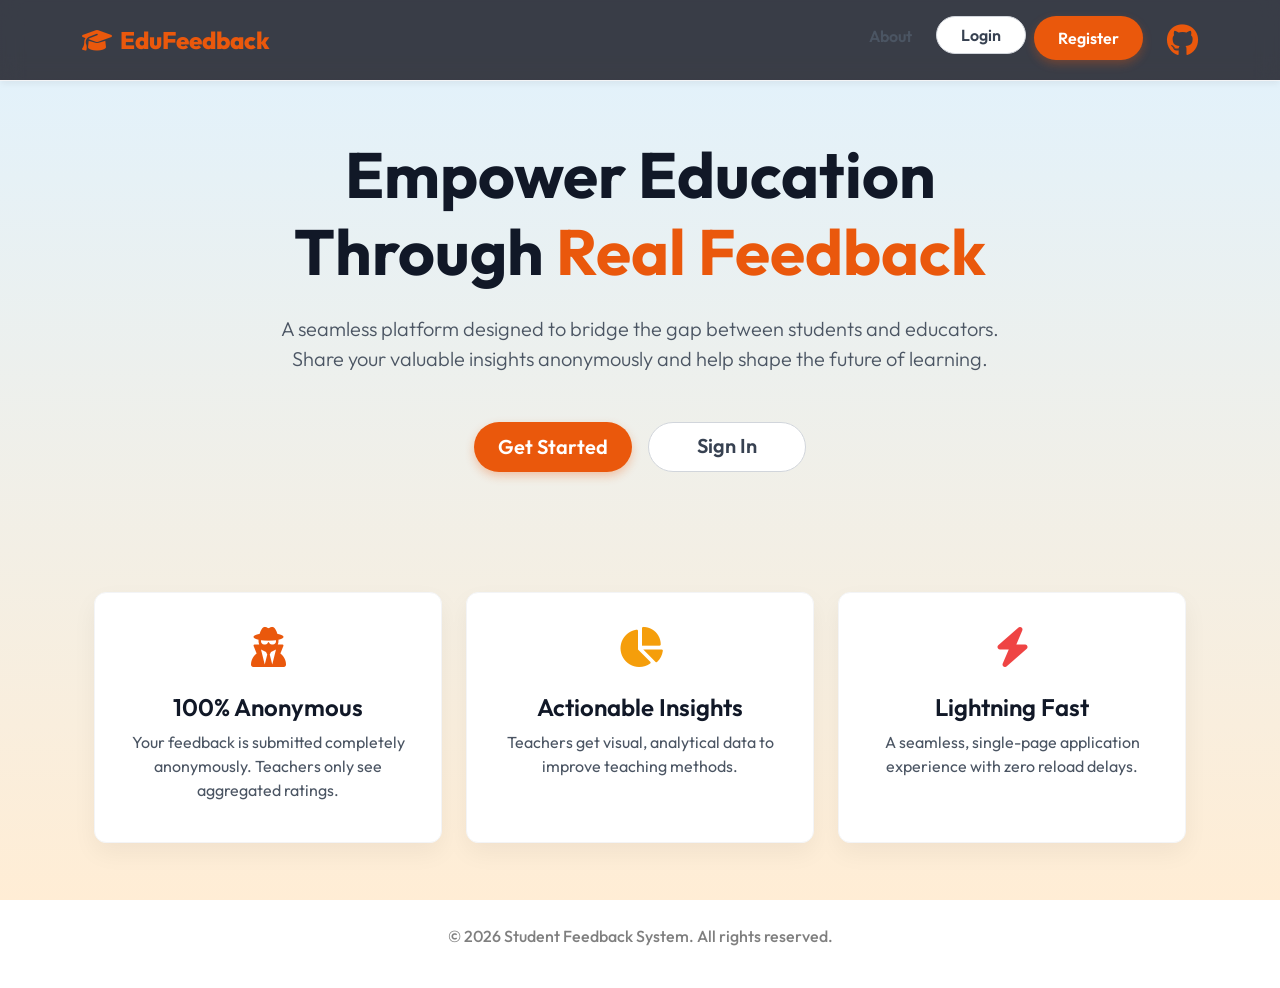
<file: index.html>
<!DOCTYPE html>
<html lang="en">
<head>
    <meta charset="UTF-8">
    <meta name="viewport" content="width=device-width, initial-scale=1.0">
    <title>Student Feedback System</title>
    <!-- Bootstrap 5 CSS -->
    <link href="https://cdn.jsdelivr.net/npm/bootstrap@5.3.0/dist/css/bootstrap.min.css" rel="stylesheet">
    <!-- Font Awesome -->
    <link rel="stylesheet" href="https://cdnjs.cloudflare.com/ajax/libs/font-awesome/6.4.0/css/all.min.css">
    <!-- Custom CSS -->
    <link rel="stylesheet" href="style.css">
</head>
<body>
    <!-- Navbar -->
    <nav class="navbar navbar-expand-lg glass-nav fixed-top py-3">
        <div class="container">
            <a class="navbar-brand" href="index.html">
                <i class="fa-solid fa-graduation-cap me-2"></i>EduFeedback
            </a>
            <button class="navbar-toggler" type="button" data-bs-toggle="collapse" data-bs-target="#navbarNav">
                <i class="fa-solid fa-bars text-white"></i>
            </button>
            <div class="collapse navbar-collapse" id="navbarNav">
                <ul class="navbar-nav ms-auto">
                    <li class="nav-item">
                        <a class="nav-link" href="#about">About</a>
                    </li>
                    <li class="nav-item ms-lg-3 mt-2 mt-lg-0">
                        <a class="btn btn-outline-light px-4 rounded-pill w-100" href="login.html">Login</a>
                    </li>
                    <li class="nav-item ms-lg-2 mt-2 mt-lg-0">
                        <a class="btn btn-primary px-4 rounded-pill w-100" href="register.html">Register</a>
                    </li>
                    <li class="nav-item ms-lg-4 mt-2 mt-lg-0 d-flex align-items-center justify-content-center">
                        <a href="https://github.com/Anandhu-pradeep/Series_StudentFeedback" target="_blank" class="text-primary fs-2 transition-hover">
                            <i class="fa-brands fa-github"></i>
                        </a>
                    </li>
                </ul>
            </div>
        </div>
    </nav>

    <!-- Hero Section -->
    <main class="d-flex align-items-center justify-content-center" style="min-height: 100vh; padding-top: 80px;">
        <div class="container text-center px-4 animate-fade-in">
            <div class="row justify-content-center">
                <div class="col-lg-8">
                    <h1 class="display-3 fw-bold mb-4" style="color: var(--text-main);">
                        Empower Education Through <span style="color: var(--primary-color);">Real Feedback</span>
                    </h1>
                    <p class="lead mb-5 text-muted">
                        A seamless platform designed to bridge the gap between students and educators. Share your valuable insights anonymously and help shape the future of learning.
                    </p>
                    <div class="d-flex justify-content-center gap-3 flex-wrap" id="about">
                        <a href="register.html" class="btn btn-primary btn-lg rounded-pill px-5 shadow-lg">Get Started</a>
                        <a href="login.html" class="btn btn-outline-light btn-lg rounded-pill px-5">Sign In</a>
                    </div>
                </div>
            </div>

            <!-- Features -->
            <div class="row mt-5 pt-5 g-4 text-start">
                <div class="col-md-4">
                    <div class="glass-card p-4 h-100 text-center">
                        <div class="fs-1 mb-3 text-primary"><i class="fa-solid fa-user-secret"></i></div>
                        <h4 class="fw-semibold">100% Anonymous</h4>
                        <p class="text-muted text-sm">Your feedback is submitted completely anonymously. Teachers only see aggregated ratings.</p>
                    </div>
                </div>
                <div class="col-md-4">
                    <div class="glass-card p-4 h-100 text-center">
                        <div class="fs-1 mb-3 text-warning"><i class="fa-solid fa-chart-pie"></i></div>
                        <h4 class="fw-semibold">Actionable Insights</h4>
                        <p class="text-muted text-sm">Teachers get visual, analytical data to improve teaching methods.</p>
                    </div>
                </div>
                <div class="col-md-4">
                    <div class="glass-card p-4 h-100 text-center">
                        <div class="fs-1 mb-3 text-danger"><i class="fa-solid fa-bolt"></i></div>
                        <h4 class="fw-semibold">Lightning Fast</h4>
                        <p class="text-muted text-sm">A seamless, single-page application experience with zero reload delays.</p>
                    </div>
                </div>
            </div>
        </div>
    </main> 

    <!-- Footer -->
    <footer class="text-center py-4 mt-auto">
        <div class="container d-flex flex-column align-items-center">
            <p class="mb-3 text-white">&copy; 2026 Student Feedback System. All rights reserved.</p>
        </div>
    </footer>

    <!-- Bootstrap & jQuery -->
    <script src="https://code.jquery.com/jquery-3.7.1.min.js"></script>
    <script src="https://cdn.jsdelivr.net/npm/bootstrap@5.3.0/dist/js/bootstrap.bundle.min.js"></script>
    <script src="script.js"></script>
</body>
</html>
</file>
<file: style.css>
@import url('https://fonts.googleapis.com/css2?family=Outfit:wght@300;400;500;600;700;800&display=swap');

:root {
    --primary-color: #ea580c; /* Vivid orange from the new image */
    --primary-hover: #c2410c;
    --secondary-color: #ffedd5;
    --bg-gradient: linear-gradient(180deg, #e0f2fe 0%, #ffedd5 100%); /* Light cyan to peach gradient */
    --text-main: #111827;
    --text-muted: #4b5563;
    --card-bg: #ffffff;
    --card-border: #f3f4f6;
    --card-shadow: 0 10px 25px rgba(0, 0, 0, 0.05);
    --star-active: #f59e0b;
    --star-inactive: #e5e7eb;
}

* {
    margin: 0;
    padding: 0;
    box-sizing: border-box;
}

body {
    font-family: 'Outfit', sans-serif;
    background: var(--bg-gradient) !important;
    background-attachment: fixed !important;
    color: var(--text-main) !important;
    min-height: 100vh;
    display: flex;
    flex-direction: column;
}

/* Aggressively override all cosmic dark theme text classes */
.text-white, .text-light { color: var(--text-main) !important; }
h1, h2, h3, h4, h5, h6, .fw-bold { color: #111827 !important; }

/* Dashboard and Standard Cards */
.glass-card, .card {
    background: var(--card-bg) !important;
    backdrop-filter: none !important;
    -webkit-backdrop-filter: none !important;
    border: 1px solid var(--card-border) !important;
    border-radius: 12px !important; 
    box-shadow: var(--card-shadow) !important;
}

.card-header, .card-footer {
    border-bottom: 1px solid var(--card-border) !important;
    border-top: 1px solid var(--card-border) !important;
    background: transparent !important;
}

.glass-nav {
    background: rgba(255, 255, 255, 0.95) !important;
    backdrop-filter: blur(10px) !important;
    border-bottom: 1px solid var(--card-border) !important;
    box-shadow: 0 4px 6px -1px rgba(0, 0, 0, 0.05) !important;
}

.navbar-brand {
    font-weight: 800 !important;
    font-size: 1.5rem !important;
    background: none !important;
    -webkit-background-clip: unset !important;
    background-clip: unset !important;
    -webkit-text-fill-color: var(--primary-color) !important;
    color: var(--primary-color) !important;
}
.navbar-brand i { color: var(--primary-color) !important; }

.nav-link {
    color: var(--text-muted) !important;
    font-weight: 600 !important;
}
.nav-link:hover { color: var(--primary-color) !important; }

/* Form Elements */
.form-control, .form-select, textarea {
    background-color: #ffffff !important;
    border: 1px solid #d1d5db !important;
    color: var(--text-main) !important;
    border-radius: 8px !important;
    box-shadow: none !important;
    transition: all 0.2s;
}

.form-control:focus, .form-select:focus, textarea:focus {
    background-color: #ffffff !important;
    border-color: var(--primary-color) !important;
    box-shadow: 0 0 0 4px rgba(234, 88, 12, 0.15) !important;
}

.form-control::placeholder, textarea::placeholder {
    color: #9ca3af !important;
}

.form-label {
    font-weight: 600 !important;
    color: #374151 !important;
    font-size: 0.95rem;
}

.form-check-input {
    border-color: #d1d5db !important;
    cursor: pointer;
}

.form-check-input:checked {
    background-color: var(--primary-color) !important;
    border-color: var(--primary-color) !important;
}


/* Input addons */
.input-group-text {
    background-color: #f9fafb !important;
    border-color: #d1d5db !important;
    color: var(--text-muted) !important;
}

/* Admin Enhancements */
.glass-nav {
    background: rgba(15, 15, 25, 0.8) !important;
    backdrop-filter: blur(20px);
    border-bottom: 1px solid rgba(255, 255, 255, 0.1);
}

.nav-pills .nav-link {
    color: #fff;
    background: rgba(255, 255, 255, 0.05);
    margin-right: 10px;
    border: 1px solid rgba(255, 255, 255, 0.1);
}

.nav-pills .nav-link.active {
    background: var(--primary-color) !important;
}

.table-dark {
    background: transparent !important;
}

.table-dark thead th {
    border-bottom: 1px solid rgba(255, 255, 255, 0.1);
    color: var(--primary-color);
}

.table-dark td {
    border-bottom: 1px solid rgba(255, 255, 255, 0.05);
    vertical-align: middle;
}

/* Buttons */
.btn-primary {
    background: var(--primary-color) !important;
    color: #ffffff !important;
    border: none !important;
    font-weight: 600 !important;
    padding: 10px 24px !important;
    border-radius: 30px !important; /* Rounded pill buttons from the image */
    box-shadow: 0 4px 10px rgba(234, 88, 12, 0.3) !important;
    transition: all 0.2s ease !important;
}

.btn-primary:hover {
    background: var(--primary-hover) !important;
    transform: translateY(-2px);
    box-shadow: 0 6px 15px rgba(234, 88, 12, 0.4) !important;
}

.btn-outline-light, .btn-outline-info {
    border: 1px solid #d1d5db !important;
    background: #ffffff !important;
    color: #374151 !important;
    font-weight: 600 !important;
}

.btn-outline-light:hover, .btn-outline-info:hover {
    background: #f9fafb !important;
    border-color: #9ca3af !important;
    color: var(--primary-color) !important;
}

/* Specific text overrides replacing inline classes */
.text-muted, .text-secondary { color: var(--text-muted) !important; }
.text-primary { color: var(--primary-color) !important; }
.text-danger { color: #ef4444 !important; }
.text-warning { color: var(--star-active) !important; }
.text-info { color: #0ea5e9 !important; }
.text-success { color: #10b981 !important; }

/* Dashboard stats cards */
.stat-card {
    background: #ffffff !important;
    border: 1px solid #f3f4f6 !important;
    border-radius: 12px !important;
    box-shadow: 0 4px 15px rgba(0,0,0,0.04) !important;
    padding: 24px !important;
    text-align: center !important;
}
.stat-card h3 {
    font-size: 2.5rem !important;
    font-weight: 800 !important;
    color: var(--primary-color) !important;
    margin: 10px 0 0 !important;
}

/* Alerts */
.alert-glass {
    background: #fef2f2 !important;
    border: 1px solid #fecaca !important;
    color: #991b1b !important;
    backdrop-filter: none !important;
}
.alert-success-glass {
    background: #f0fdf4 !important;
    border: 1px solid #bbf7d0 !important;
    color: #166534 !important;
    backdrop-filter: none !important;
}

/* Modals */
.modal-content {
    background: var(--card-bg) !important;
    border-radius: 12px !important;
    border: 1px solid var(--card-border) !important;
    box-shadow: 0 25px 50px -12px rgba(0, 0, 0, 0.25) !important;
}
.modal-header, .modal-footer {
    border-bottom: 1px solid var(--card-border) !important;
}
.btn-close-white {
    filter: invert(1) grayscale(100%) brightness(0) !important;
}

/* Badges */
.badge.bg-primary {
    background: rgba(234, 88, 12, 0.1) !important;
    color: var(--primary-color) !important;
    border: 1px solid rgba(234, 88, 12, 0.2) !important;
}
.badge.bg-secondary {
    background: #f3f4f6 !important;
    color: #4b5563 !important;
    border: 1px solid #e5e7eb !important;
}

/* Star Rating System */
.star-rating {
    direction: rtl;
    display: inline-flex;
}
.star-rating input { display: none; }
.star-rating label {
    color: var(--star-inactive);
    font-size: 2.5rem;
    padding: 0 6px;
    cursor: pointer;
    transition: all 0.2s cubic-bezier(0.4, 0, 0.2, 1);
}
.star-rating label:hover,
.star-rating label:hover ~ label,
.star-rating input:checked ~ label {
    color: var(--star-active);
    transform: scale(1.15);
}

/* Teacher Hover Animation */
.teacher-card { transition: all 0.3s ease; }
.teacher-card:hover { transform: translateY(-4px); box-shadow: 0 12px 30px rgba(234, 88, 12, 0.15) !important; }

/* Loader */
.spinner-overlay {
    background: rgba(255, 255, 255, 0.9) !important;
    position: fixed; top: 0; left: 0; width: 100vw; height: 100vh;
    backdrop-filter: blur(4px);
    display: flex; justify-content: center; align-items: center; z-index: 9999;
}
.spinner-border { color: var(--primary-color) !important; }
.hidden { display: none !important; }

/* Animations */
.animate-fade-in { animation: fadeIn 0.5s ease-out forwards; }
@keyframes fadeIn {
    from { opacity: 0; transform: translateY(15px); }
    to { opacity: 1; transform: translateY(0); }
}

/* Footer overrides */
footer { background: transparent !important; border-top: none !important; }
footer .text-white { color: rgba(0,0,0,0.5) !important; font-weight: 500; }
footer .btn-outline-danger {
    border-color: #ef4444 !important;
    color: #ef4444 !important;
    background: #ffffff !important;
}

.transition-hover {
    transition: all 0.3s ease;
}
.transition-hover:hover {
    transform: scale(1.2);
    opacity: 0.8;
}

/* Feedback Specific Rating Styles */
.rating-item {
    background: rgba(255, 255, 255, 0.5);
    border-radius: 12px;
    padding: 1.5rem;
    margin-bottom: 1rem;
    border: 1px solid var(--card-border);
}

.rating-options {
    display: flex;
    justify-content: space-between;
    gap: 0.5rem;
}

.rating-btn {
    flex: 1;
    height: 40px;
    display: flex;
    align-items: center;
    justify-content: center;
    border-radius: 8px;
    background: #f3f4f6;
    cursor: pointer;
    transition: all 0.3s ease;
    border: 1px solid #d1d5db;
    color: var(--text-main);
    font-weight: 600;
}

.rating-input:checked + .rating-btn {
    background: var(--primary-color);
    box-shadow: 0 0 15px rgba(234, 88, 12, 0.3);
    border-color: transparent;
    color: #fff;
}

.rating-btn:hover {
    background: #e5e7eb;
}

/* Ensure Admin Table looks good with white background */
.tab-pane .glass-card {
    background: #fff !important;
}
.table-dark {
    color: #111827 !important;
}
.table-dark td, .table-dark th {
    color: #111827 !important;
    border-color: #f3f4f6 !important;
}
</file>
